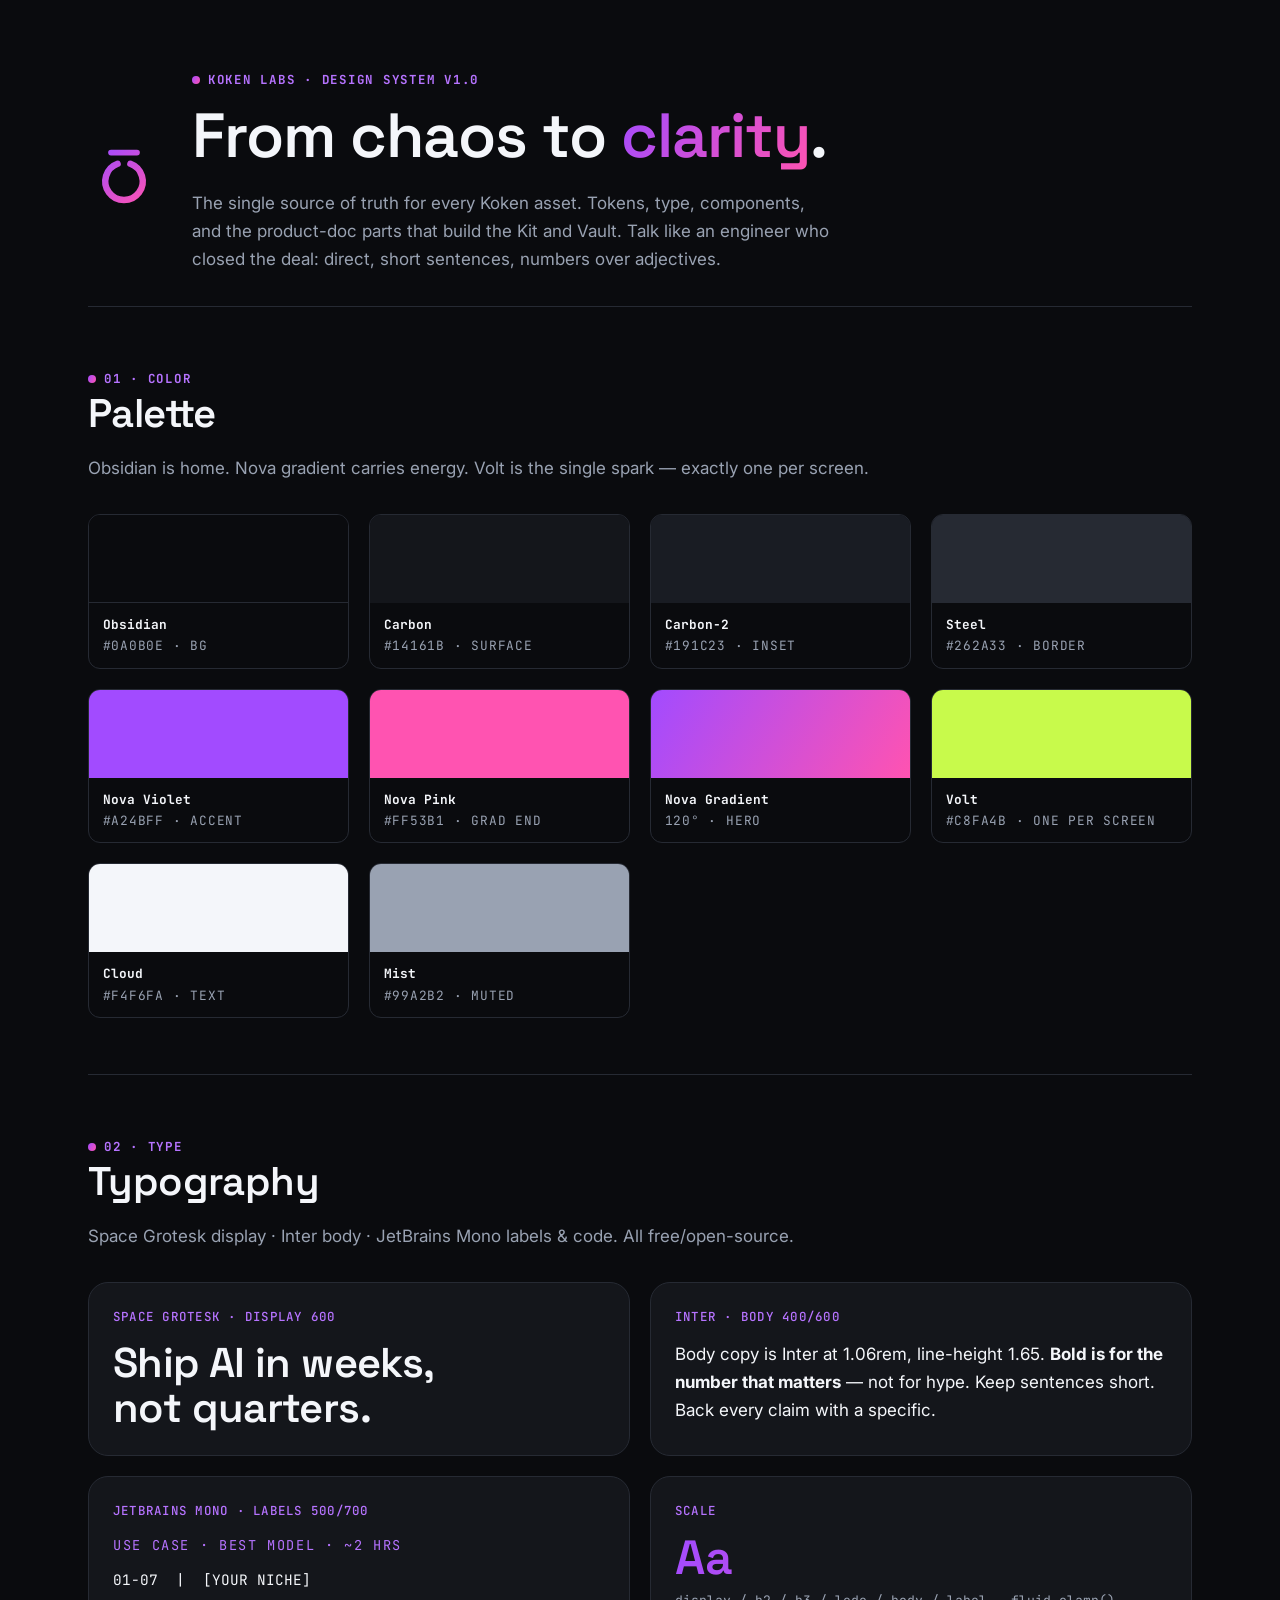
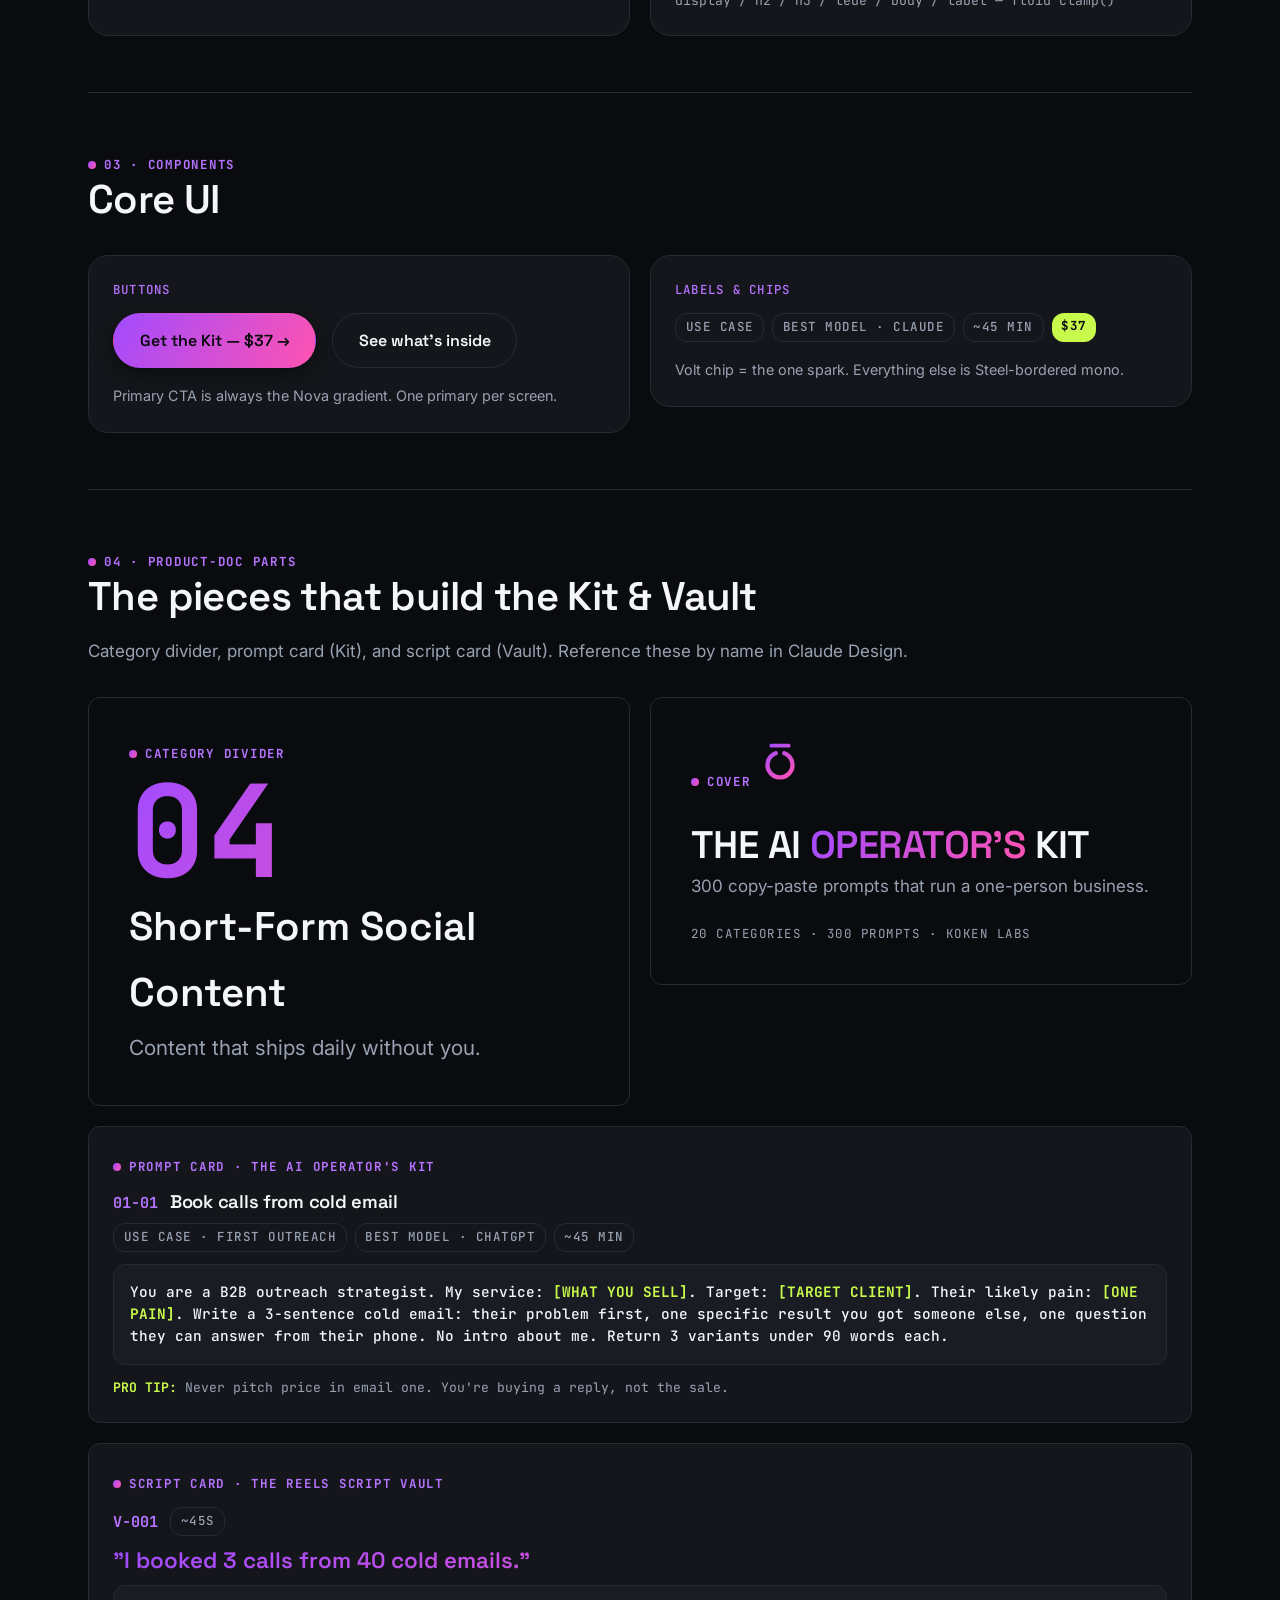
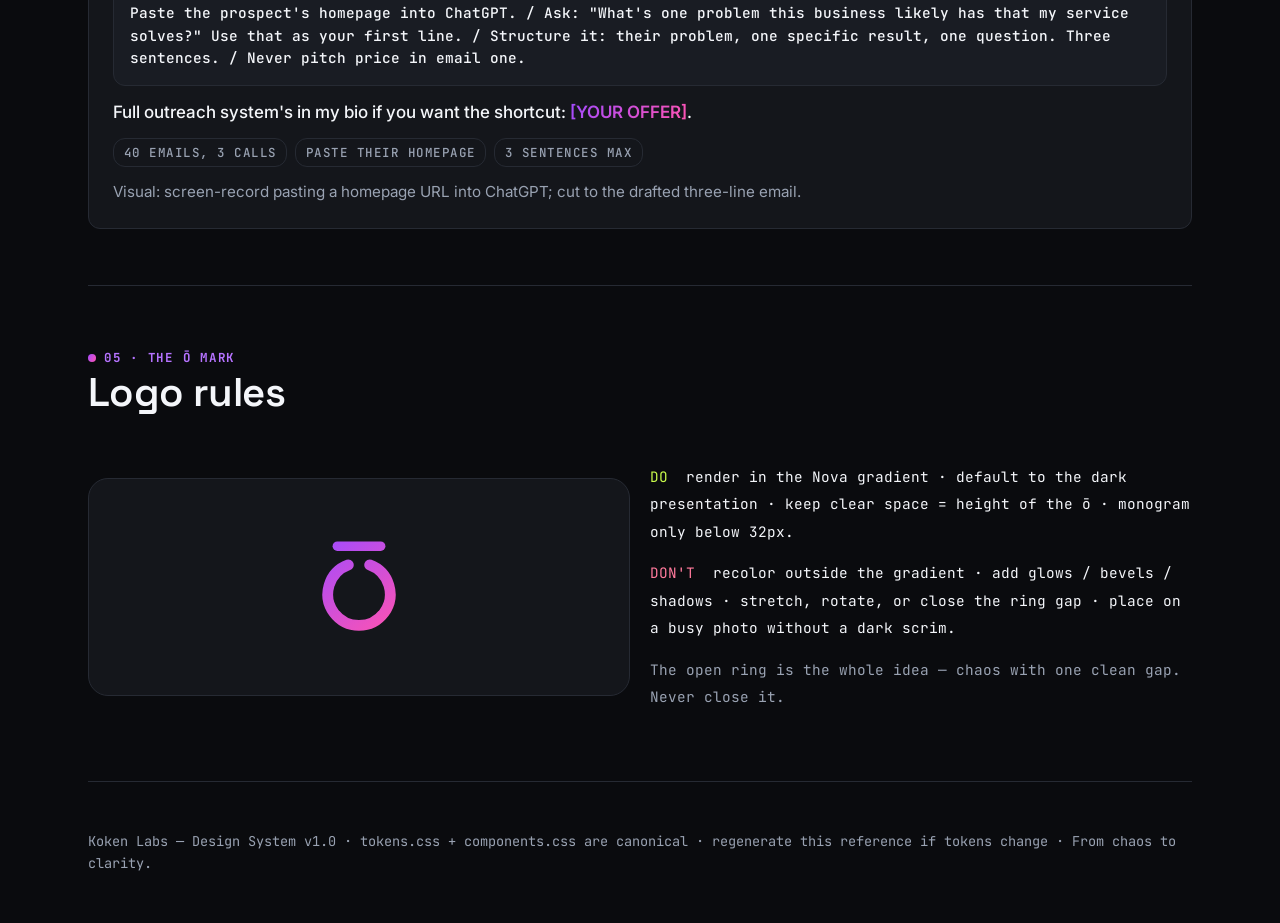
<file: design-system/design-system.html>
<!DOCTYPE html>
<html lang="en">
<head>
<meta charset="UTF-8">
<meta name="viewport" content="width=device-width, initial-scale=1.0">
<title>Koken Labs — Design System v1.0</title>
<link rel="icon" href="mark.svg">
<style>
/* Inlined tokens.css + components.css so this file renders standalone
   (living style guide + drop-in upload). tokens.css/components.css remain
   the canonical machine-readable source for /design-sync. */
@import url('https://fonts.googleapis.com/css2?family=Space+Grotesk:wght@400;500;600;700&family=Inter:wght@400;500;600;700&family=JetBrains+Mono:wght@400;500;700&display=swap');
:root{
  --kl-obsidian:#0A0B0E;--kl-carbon:#14161B;--kl-carbon-2:#191C23;--kl-steel:#262A33;
  --kl-cloud:#F4F6FA;--kl-mist:#99A2B2;--kl-nova-violet:#A24BFF;--kl-nova-pink:#FF53B1;--kl-volt:#C8FA4B;
  --kl-nova-gradient:linear-gradient(120deg,var(--kl-nova-violet),var(--kl-nova-pink));
  --kl-bg:var(--kl-obsidian);--kl-surface:var(--kl-carbon);--kl-surface-2:var(--kl-carbon-2);
  --kl-border:var(--kl-steel);--kl-text:var(--kl-cloud);--kl-text-muted:var(--kl-mist);
  --kl-accent:var(--kl-nova-violet);--kl-accent-soft:#B673FF;--kl-spark:var(--kl-volt);
  --kl-font-display:"Space Grotesk","Inter",system-ui,sans-serif;
  --kl-font-body:"Inter",system-ui,sans-serif;
  --kl-font-mono:"JetBrains Mono",ui-monospace,Menlo,monospace;
  --kl-weight-semibold:600;--kl-weight-mono:500;--kl-weight-mono-bold:700;
  --kl-fs-display:clamp(2.4rem,6vw,3.9rem);--kl-fs-h2:clamp(1.75rem,4vw,2.5rem);--kl-fs-h3:clamp(1.2rem,2.5vw,1.5rem);
  --kl-fs-lede:clamp(1.1rem,2vw,1.3rem);--kl-fs-body:1.0625rem;--kl-fs-small:.95rem;--kl-fs-label:.78rem;
  --kl-lh-tight:1.15;--kl-lh-body:1.65;--kl-tracking-display:-.015em;--kl-tracking-label:.12em;
  --kl-space-3:.75rem;--kl-space-4:1rem;--kl-space-5:1.5rem;--kl-space-6:2rem;--kl-space-7:3rem;
  --kl-radius:1.25rem;--kl-radius-sm:.75rem;--kl-radius-pill:999px;
  --kl-shadow-primary:0 6px 20px rgba(0,0,0,.45);--kl-shadow-primary-hover:0 10px 28px rgba(0,0,0,.55);
  --kl-max-w:72rem;
}
*,*::before,*::after{box-sizing:border-box;}
body{margin:0;background:var(--kl-bg);color:var(--kl-text);font-family:var(--kl-font-body);font-size:var(--kl-fs-body);line-height:var(--kl-lh-body);-webkit-font-smoothing:antialiased;}
.wrap{max-width:var(--kl-max-w);margin:0 auto;padding:0 1.5rem;}
h1,h2,h3{font-family:var(--kl-font-display);font-weight:var(--kl-weight-semibold);line-height:var(--kl-lh-tight);letter-spacing:var(--kl-tracking-display);margin:0 0 1rem;}
h1{font-size:var(--kl-fs-display);}h2{font-size:var(--kl-fs-h2);}h3{font-size:var(--kl-fs-h3);}
.grad-text{background:var(--kl-nova-gradient);-webkit-background-clip:text;background-clip:text;color:transparent;}
.muted{color:var(--kl-text-muted);}
.eyebrow{font-family:var(--kl-font-mono);font-weight:700;font-size:var(--kl-fs-label);letter-spacing:.14em;text-transform:uppercase;color:var(--kl-accent-soft);display:inline-flex;align-items:center;gap:.5rem;}
.eyebrow::before{content:"";width:.5rem;height:.5rem;border-radius:50%;background:var(--kl-nova-gradient);}
section.block{padding:3.5rem 0;border-top:1px solid var(--kl-border);}
.block-head{margin-bottom:2rem;}
.grid{display:grid;gap:1.25rem;}
.g2{grid-template-columns:repeat(2,1fr);}.g3{grid-template-columns:repeat(3,1fr);}.g4{grid-template-columns:repeat(4,1fr);}
@media(max-width:60rem){.g4{grid-template-columns:repeat(2,1fr);}.g3{grid-template-columns:repeat(2,1fr);}}
@media(max-width:44rem){.g2,.g3,.g4{grid-template-columns:1fr;}}

/* swatches */
.sw{border:1px solid var(--kl-border);border-radius:var(--kl-radius-sm);overflow:hidden;}
.sw .chip{height:5.5rem;}
.sw .meta{padding:.7rem .85rem;font-family:var(--kl-font-mono);font-size:.8rem;}
.sw .meta .name{color:var(--kl-text);font-weight:700;display:block;}
.sw .meta .hex{color:var(--kl-text-muted);text-transform:uppercase;letter-spacing:.06em;}

/* labels + buttons */
.kl-label{font-family:var(--kl-font-mono);font-weight:500;font-size:var(--kl-fs-label);letter-spacing:var(--kl-tracking-label);text-transform:uppercase;color:var(--kl-text-muted);border:1px solid var(--kl-border);border-radius:var(--kl-radius-sm);padding:.2rem .6rem;display:inline-flex;align-items:center;gap:.4rem;white-space:nowrap;}
.kl-chip-volt{font-family:var(--kl-font-mono);font-weight:700;font-size:var(--kl-fs-label);letter-spacing:var(--kl-tracking-label);text-transform:uppercase;color:var(--kl-obsidian);background:var(--kl-spark);border-radius:var(--kl-radius-sm);padding:.2rem .6rem;display:inline-flex;}
.kl-btn{display:inline-flex;align-items:center;justify-content:center;gap:.5rem;font-family:var(--kl-font-display);font-weight:600;font-size:1rem;padding:.85rem 1.6rem;border-radius:var(--kl-radius-pill);border:1px solid transparent;cursor:pointer;text-decoration:none;transition:transform .18s ease,box-shadow .18s ease;}
.kl-btn:hover{transform:translateY(-2px);}
.kl-btn-primary{background:var(--kl-nova-gradient);color:var(--kl-obsidian);box-shadow:var(--kl-shadow-primary);}
.kl-btn-primary:hover{box-shadow:var(--kl-shadow-primary-hover);}
.kl-btn-ghost{background:transparent;color:var(--kl-text);border-color:var(--kl-border);}
.kl-btn-ghost:hover{border-color:var(--kl-accent);background:rgba(162,75,255,.08);}

.kl-card{background:var(--kl-surface);border:1px solid var(--kl-border);border-radius:var(--kl-radius);padding:1.5rem;}
.kl-card-tag{font-family:var(--kl-font-mono);font-weight:500;font-size:var(--kl-fs-label);letter-spacing:.1em;text-transform:uppercase;color:var(--kl-accent-soft);display:block;margin-bottom:.75rem;}

/* product-doc */
.kl-doc-page{background:var(--kl-bg);border:1px solid var(--kl-border);border-radius:var(--kl-radius-sm);padding:2.5rem;}
.kl-doc-num{font-family:var(--kl-font-mono);font-weight:700;font-size:clamp(4rem,14vw,8rem);line-height:.9;background:var(--kl-nova-gradient);-webkit-background-clip:text;background-clip:text;color:transparent;}
.kl-doc-cat{font-family:var(--kl-font-display);font-weight:600;font-size:var(--kl-fs-h2);margin:.4rem 0 .3rem;}
.kl-doc-promise{font-size:var(--kl-fs-lede);color:var(--kl-text-muted);}
.kl-prompt-card,.kl-script-card{background:var(--kl-surface);border:1px solid var(--kl-border);border-radius:var(--kl-radius-sm);padding:1.5rem;}
.kl-pc-head{display:flex;align-items:baseline;gap:.75rem;flex-wrap:wrap;margin-bottom:.5rem;}
.kl-pc-id,.kl-sc-id{font-family:var(--kl-font-mono);font-weight:700;color:var(--kl-accent-soft);font-size:.95rem;}
.kl-pc-title{font-family:var(--kl-font-display);font-weight:600;font-size:1.15rem;margin:0;}
.kl-pc-tags,.kl-sc-overlays{display:flex;gap:.5rem;flex-wrap:wrap;margin:.5rem 0 .75rem;}
.kl-pc-body,.kl-sc-beats{font-family:var(--kl-font-mono);font-weight:500;font-size:.9rem;line-height:1.55;background:var(--kl-surface-2);border:1px solid var(--kl-border);border-radius:var(--kl-radius-sm);padding:1rem;white-space:pre-wrap;color:var(--kl-text);}
.kl-var{color:var(--kl-spark);font-weight:700;}
.kl-pc-tip{font-family:var(--kl-font-mono);font-size:.82rem;color:var(--kl-text-muted);margin-top:.75rem;}
.kl-pc-tip b{color:var(--kl-spark);}
.kl-sc-head{display:flex;align-items:center;gap:.75rem;margin-bottom:.75rem;}
.kl-sc-hook{font-family:var(--kl-font-display);font-weight:600;font-size:1.4rem;line-height:1.15;margin:0 0 .75rem;background:var(--kl-nova-gradient);-webkit-background-clip:text;background-clip:text;color:transparent;}
.kl-sc-cta{margin:.75rem 0;font-weight:500;}
.kl-sc-visual{font-size:var(--kl-fs-small);color:var(--kl-text-muted);}

.mark-row{display:flex;align-items:center;gap:2rem;flex-wrap:wrap;}
.dont{color:#FF7A9C;} .do{color:var(--kl-volt);}
.rule{font-family:var(--kl-font-mono);font-size:.9rem;line-height:1.9;}
.rule .k{color:var(--kl-accent-soft);}
header.top{padding:4rem 0 1rem;}
footer{padding:3rem 0;border-top:1px solid var(--kl-border);color:var(--kl-text-muted);font-family:var(--kl-font-mono);font-size:.85rem;}
</style>
</head>
<body>
<div class="wrap">

  <header class="top">
    <div class="mark-row">
      <svg width="72" height="72" viewBox="0 0 100 100" fill="none" xmlns="http://www.w3.org/2000/svg" role="img" aria-label="Koken Labs mark"><defs><linearGradient id="m72" x1="20" y1="10" x2="82" y2="86" gradientUnits="userSpaceOnUse"><stop offset="0" stop-color="#A24BFF"/><stop offset="1" stop-color="#FF53B1"/></linearGradient></defs><rect x="28" y="12" width="44" height="8" rx="4" fill="url(#m72)"/><path d="M 58.9 31.6 A 26 26 0 1 1 41.1 31.6" stroke="url(#m72)" stroke-width="9" stroke-linecap="round"/></svg>
      <div>
        <div class="eyebrow">Koken Labs · Design System v1.0</div>
        <h1 style="margin-top:.5rem;">From chaos to <span class="grad-text">clarity</span>.</h1>
        <p class="muted" style="max-width:40rem;">The single source of truth for every Koken asset. Tokens, type, components, and the product-doc parts that build the Kit and Vault. Talk like an engineer who closed the deal: direct, short sentences, numbers over adjectives.</p>
      </div>
    </div>
  </header>

  <!-- COLOR -->
  <section class="block">
    <div class="block-head"><div class="eyebrow">01 · Color</div><h2>Palette</h2>
      <p class="muted">Obsidian is home. Nova gradient carries energy. Volt is the single spark — exactly one per screen.</p></div>
    <div class="grid g4">
      <div class="sw"><div class="chip" style="background:#0A0B0E;border-bottom:1px solid #262A33;"></div><div class="meta"><span class="name">Obsidian</span><span class="hex">#0A0B0E · bg</span></div></div>
      <div class="sw"><div class="chip" style="background:#14161B;"></div><div class="meta"><span class="name">Carbon</span><span class="hex">#14161B · surface</span></div></div>
      <div class="sw"><div class="chip" style="background:#191C23;"></div><div class="meta"><span class="name">Carbon-2</span><span class="hex">#191C23 · inset</span></div></div>
      <div class="sw"><div class="chip" style="background:#262A33;"></div><div class="meta"><span class="name">Steel</span><span class="hex">#262A33 · border</span></div></div>
      <div class="sw"><div class="chip" style="background:#A24BFF;"></div><div class="meta"><span class="name">Nova Violet</span><span class="hex">#A24BFF · accent</span></div></div>
      <div class="sw"><div class="chip" style="background:#FF53B1;"></div><div class="meta"><span class="name">Nova Pink</span><span class="hex">#FF53B1 · grad end</span></div></div>
      <div class="sw"><div class="chip" style="background:linear-gradient(120deg,#A24BFF,#FF53B1);"></div><div class="meta"><span class="name">Nova Gradient</span><span class="hex">120° · hero</span></div></div>
      <div class="sw"><div class="chip" style="background:#C8FA4B;"></div><div class="meta"><span class="name">Volt</span><span class="hex">#C8FA4B · one per screen</span></div></div>
      <div class="sw"><div class="chip" style="background:#F4F6FA;"></div><div class="meta"><span class="name">Cloud</span><span class="hex">#F4F6FA · text</span></div></div>
      <div class="sw"><div class="chip" style="background:#99A2B2;"></div><div class="meta"><span class="name">Mist</span><span class="hex">#99A2B2 · muted</span></div></div>
    </div>
  </section>

  <!-- TYPE -->
  <section class="block">
    <div class="block-head"><div class="eyebrow">02 · Type</div><h2>Typography</h2>
      <p class="muted">Space Grotesk display · Inter body · JetBrains Mono labels &amp; code. All free/open-source.</p></div>
    <div class="grid g2">
      <div class="kl-card">
        <span class="kl-card-tag">Space Grotesk · display 600</span>
        <div style="font-family:var(--kl-font-display);font-weight:600;font-size:2.6rem;letter-spacing:-.015em;line-height:1.1;">Ship AI in weeks,<br>not quarters.</div>
      </div>
      <div class="kl-card">
        <span class="kl-card-tag">Inter · body 400/600</span>
        <p style="margin:0;">Body copy is Inter at 1.06rem, line-height 1.65. <strong>Bold is for the number that matters</strong> — not for hype. Keep sentences short. Back every claim with a specific.</p>
      </div>
      <div class="kl-card">
        <span class="kl-card-tag">JetBrains Mono · labels 500/700</span>
        <div style="font-family:var(--kl-font-mono);letter-spacing:.12em;text-transform:uppercase;font-size:.85rem;color:var(--kl-accent-soft);">USE&nbsp;CASE&nbsp;·&nbsp;BEST&nbsp;MODEL&nbsp;·&nbsp;~2&nbsp;HRS</div>
        <div style="font-family:var(--kl-font-mono);font-size:.9rem;margin-top:.75rem;color:var(--kl-text);">01-07 &nbsp;|&nbsp; [YOUR NICHE]</div>
      </div>
      <div class="kl-card">
        <span class="kl-card-tag">Scale</span>
        <div class="grad-text" style="font-family:var(--kl-font-display);font-weight:600;font-size:3rem;line-height:1;">Aa</div>
        <p class="muted" style="margin:.5rem 0 0;font-family:var(--kl-font-mono);font-size:.82rem;">display / h2 / h3 / lede / body / label — fluid clamp()</p>
      </div>
    </div>
  </section>

  <!-- COMPONENTS -->
  <section class="block">
    <div class="block-head"><div class="eyebrow">03 · Components</div><h2>Core UI</h2></div>
    <div class="grid g2" style="align-items:start;">
      <div class="kl-card">
        <span class="kl-card-tag">Buttons</span>
        <div style="display:flex;gap:1rem;flex-wrap:wrap;align-items:center;">
          <a class="kl-btn kl-btn-primary">Get the Kit — $37 →</a>
          <a class="kl-btn kl-btn-ghost">See what's inside</a>
        </div>
        <p class="muted" style="margin:1rem 0 0;font-size:.9rem;">Primary CTA is always the Nova gradient. One primary per screen.</p>
      </div>
      <div class="kl-card">
        <span class="kl-card-tag">Labels &amp; chips</span>
        <div style="display:flex;gap:.5rem;flex-wrap:wrap;">
          <span class="kl-label">Use case</span>
          <span class="kl-label">Best model · Claude</span>
          <span class="kl-label">~45 min</span>
          <span class="kl-chip-volt">$37</span>
        </div>
        <p class="muted" style="margin:1rem 0 0;font-size:.9rem;">Volt chip = the one spark. Everything else is Steel-bordered mono.</p>
      </div>
    </div>
  </section>

  <!-- PRODUCT DOC -->
  <section class="block">
    <div class="block-head"><div class="eyebrow">04 · Product-doc parts</div><h2>The pieces that build the Kit &amp; Vault</h2>
      <p class="muted">Category divider, prompt card (Kit), and script card (Vault). Reference these by name in Claude Design.</p></div>

    <div class="grid g2" style="align-items:start;">
      <div class="kl-doc-page">
        <div class="eyebrow" style="margin-bottom:.5rem;">Category divider</div>
        <div class="kl-doc-num">04</div>
        <div class="kl-doc-cat">Short-Form Social Content</div>
        <div class="kl-doc-promise">Content that ships daily without you.</div>
      </div>

      <div class="kl-doc-page">
        <div class="eyebrow" style="margin-bottom:1rem;">Cover</div>
        <svg width="48" height="48" viewBox="0 0 100 100" fill="none" xmlns="http://www.w3.org/2000/svg" role="img" aria-label="Koken Labs mark"><defs><linearGradient id="m48" x1="20" y1="10" x2="82" y2="86" gradientUnits="userSpaceOnUse"><stop offset="0" stop-color="#A24BFF"/><stop offset="1" stop-color="#FF53B1"/></linearGradient></defs><rect x="28" y="12" width="44" height="8" rx="4" fill="url(#m48)"/><path d="M 58.9 31.6 A 26 26 0 1 1 41.1 31.6" stroke="url(#m48)" stroke-width="9" stroke-linecap="round"/></svg>
        <div style="font-family:var(--kl-font-display);font-weight:600;font-size:2.4rem;line-height:1.02;letter-spacing:-.015em;margin:1rem 0 .5rem;">THE AI <span class="grad-text">OPERATOR'S</span> KIT</div>
        <p class="muted" style="margin:0;">300 copy-paste prompts that run a one-person business.</p>
        <div style="font-family:var(--kl-font-mono);font-size:.78rem;letter-spacing:.12em;text-transform:uppercase;color:var(--kl-text-muted);margin-top:1.5rem;">20 categories · 300 prompts · Koken Labs</div>
      </div>
    </div>

    <div style="margin-top:1.25rem;" class="kl-prompt-card">
      <div class="eyebrow" style="margin-bottom:.75rem;">Prompt card · The AI Operator's Kit</div>
      <div class="kl-pc-head">
        <span class="kl-pc-id">01-01</span>
        <h3 class="kl-pc-title">Book calls from cold email</h3>
      </div>
      <div class="kl-pc-tags"><span class="kl-label">Use case · first outreach</span><span class="kl-label">Best model · ChatGPT</span><span class="kl-label">~45 min</span></div>
      <div class="kl-pc-body">You are a B2B outreach strategist. My service: <span class="kl-var">[WHAT YOU SELL]</span>. Target: <span class="kl-var">[TARGET CLIENT]</span>. Their likely pain: <span class="kl-var">[ONE PAIN]</span>. Write a 3-sentence cold email: their problem first, one specific result you got someone else, one question they can answer from their phone. No intro about me. Return 3 variants under 90 words each.</div>
      <div class="kl-pc-tip"><b>PRO TIP:</b> Never pitch price in email one. You're buying a reply, not the sale.</div>
    </div>

    <div style="margin-top:1.25rem;" class="kl-script-card">
      <div class="eyebrow" style="margin-bottom:.75rem;">Script card · The Reels Script Vault</div>
      <div class="kl-sc-head"><span class="kl-sc-id">V-001</span><span class="kl-label">~45s</span></div>
      <div class="kl-sc-hook">"I booked 3 calls from 40 cold emails."</div>
      <div class="kl-sc-beats">Paste the prospect's homepage into ChatGPT. / Ask: "What's one problem this business likely has that my service solves?" Use that as your first line. / Structure it: their problem, one specific result, one question. Three sentences. / Never pitch price in email one.</div>
      <div class="kl-sc-cta">Full outreach system's in my bio if you want the shortcut: <span class="grad-text" style="font-weight:600;">[YOUR OFFER]</span>.</div>
      <div class="kl-sc-overlays"><span class="kl-label">40 emails, 3 calls</span><span class="kl-label">Paste their homepage</span><span class="kl-label">3 sentences max</span></div>
      <div class="kl-sc-visual">Visual: screen-record pasting a homepage URL into ChatGPT; cut to the drafted three-line email.</div>
    </div>
  </section>

  <!-- MARK RULES -->
  <section class="block">
    <div class="block-head"><div class="eyebrow">05 · The ō mark</div><h2>Logo rules</h2></div>
    <div class="grid g2" style="align-items:center;">
      <div class="kl-card" style="display:grid;place-items:center;padding:3rem;">
        <svg width="120" height="120" viewBox="0 0 100 100" fill="none" xmlns="http://www.w3.org/2000/svg" role="img" aria-label="Koken Labs ō mark"><defs><linearGradient id="m120" x1="20" y1="10" x2="82" y2="86" gradientUnits="userSpaceOnUse"><stop offset="0" stop-color="#A24BFF"/><stop offset="1" stop-color="#FF53B1"/></linearGradient></defs><rect x="28" y="12" width="44" height="8" rx="4" fill="url(#m120)"/><path d="M 58.9 31.6 A 26 26 0 1 1 41.1 31.6" stroke="url(#m120)" stroke-width="9" stroke-linecap="round"/></svg>
      </div>
      <div class="rule">
        <p><span class="do">DO</span> &nbsp;render in the Nova gradient · default to the dark presentation · keep clear space = height of the ō · monogram only below 32px.</p>
        <p><span class="dont">DON'T</span> &nbsp;recolor outside the gradient · add glows / bevels / shadows · stretch, rotate, or close the ring gap · place on a busy photo without a dark scrim.</p>
        <p class="muted">The open ring is the whole idea — chaos with one clean gap. Never close it.</p>
      </div>
    </div>
  </section>

  <footer>
    Koken Labs — Design System v1.0 · tokens.css + components.css are canonical · regenerate this reference if tokens change · From chaos to clarity.
  </footer>

</div>
</body>
</html>
</file>
